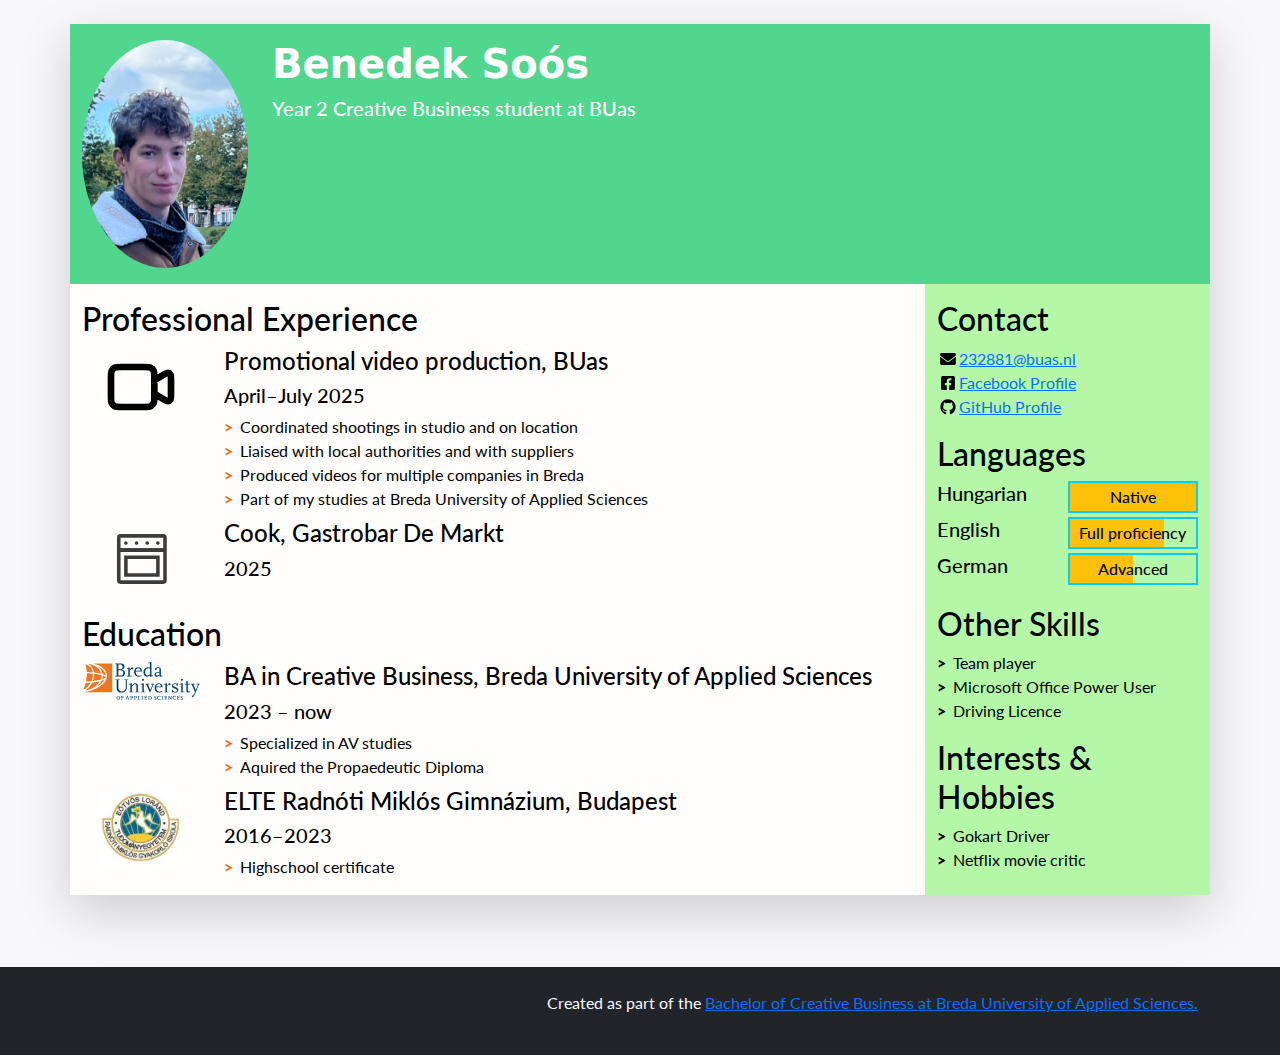
<file: index.html>
<!doctype html>
<html class="h-100" lang="en">
  
  <!-- An HTML document always starts with a "head", i.e. information about the page that isn't directly visible -->
  <head>
    <meta charset="utf-8">
    <meta name="viewport" content="width=device-width, initial-scale=1, shrink-to-fit=no">

    <!-- Links to the CSS styles from Bootstrap. -->
    <!-- -->
    <link href="https://cdn.jsdelivr.net/npm/bootstrap@5.3.3/dist/css/bootstrap.min.css" rel="stylesheet" integrity="sha384-QWTKZyjpPEjISv5WaRU9OFeRpok6YctnYmDr5pNlyT2bRjXh0JMhjY6hW+ALEwIH" crossorigin="anonymous">
    <!-- -->
	  <link rel="preconnect" href="https://fonts.googleapis.com">
<link rel="preconnect" href="https://fonts.gstatic.com" crossorigin>
<link href="https://fonts.googleapis.com/css2?family=Barrio&display=swap" rel="stylesheet">

    <!-- Links to our additional CSS styles -->
    <link rel="stylesheet" href="css/styles.css">

    <title>Benedek Soós's Resumé</title>
  </head>
  <!-- End of the head -->

  <!-- Start of the body, which contains everything visible on the page -->
  <body class="d-flex flex-column h-100 justify-content-between">

    <!--
      We use a Bootstrap container to align contents.
      The "container" class can be replaced by "container-fluid" to make a full width page.
      The "my-sm-4" class adds a margin (m) vertical (y) at sizes small (-sm-) and above, of 4 x 6 pixels
      The "resume-container" class doesn't come from Bootstrap, you can use it for your own styles
    -->
    <div class="container shadow-lg my-sm-4 resume-container">

      <!--
        <header> is a semantic element: it works exactly like <div>, but it gives information about the role of the code below.
        The "row" class is used for the Bootstrap grid.
      -->
      <header class="row resume-header justify-content-center">
        <!--
          A container to wrap around the portrait and align it. We use Bootstrap grid columns.
          This constrains the portrait to columns of decreasing sizes
        -->
        <div class="portrait-container col-5 col-sm-4 col-md-3 col-lg-2">
          <!--
            "w-100" makes sure the image takes the full width of the column it's in
            "rounded-circle" cuts a circle around the image
          -->
          <img class="w-100 rounded-circle my-3" src="images/profilepicture/profpic.jpeg" alt="Portrait of Firstname Lastname" width="160">
        </div>
        <!--
          A container to wrap around your name and tagline. Full-width at small size, then columns of increasing size.
        -->
        <div class="col-12 col-sm-8 col-md-9 col-lg-10 my-3 header-content">
          <h1 class="cv-font-name"><strong>Benedek Soós</strong></h1>
          <h5 class="introduction">Year 2 Creative Business student at BUas</h5>
        </div>
      </header>

      <!--
        Another row in the Bootstrap grid, for the rest of the résumé.
        Biography and other details will be on top of each other at sizes XS and S, then next to each other.
        Use the "flex-row-reverse" class here to swap the columns around.
      -->
      <div class="row resume-bottom">

        <!--
          <main> is another semantic element. It will contain biographical info (professional experience and education).
        -->
        <main class="col-md-7 col-lg-8 col-xl-9 resume-main">

          <!--
            <section> is yet another semantic element. The first one is for professional experience.
          -->
          <section class="my-3 biography-section">
            <h2>Professional Experience</h2>
            <!--
              Each list item (li) in the unordered list (ul) below will be one job.
              "list-unstyled" is a class that hides the bullet points of a list.
            -->
            <ul class="biography-list list-unstyled">

              <!-- Top item (generally the latest or most relevant) in professional experience -->
              <li class="biography-item row mb-2">
                <!-- We're using a grid inside a grid so we can align logos and text -->
                <div class="logo-container col-3 col-sm-2 col-md-3 col-lg-2">
                  <img class="biography-logo mw-100 d-block mx-auto" src="images/icons/video-svgrepo-com.svg" alt="Company logo" width="80">
                </div>
                <div class="biography-contents col-9 col-sm-10 col-md-9 col-lg-10">
                  <h4>Promotional video production, BUas</h4>
                  <h5>April&ndash;July 2025</h5>
                  <!-- Use the list below to talk about your achievements -->
                  <ul class="biography-details list-unstyled">
                    <li>Coordinated shootings in studio and on location</li>
                    <li>Liaised with local authorities and with suppliers</li>
					   <li>Produced videos for multiple companies in Breda</li>
                    <li>Part of my studies at Breda University of Applied Sciences</li>
                  </ul>
                </div>
              </li>

              <!-- 2nd item in professional experience -->
              <li class="biography-item row mb-2">
                <div class="logo-container col-3 col-sm-2 col-md-3 col-lg-2">
                <!-- We're using a grid inside a grid so we can align logos and text -->
                  <img class="biography-logo mw-100 d-block mx-auto" src="images/icons/kitchen-svgrepo-com.svg" alt="Company logo" width="80">
                </div>
                <div class="biography-contents col-9 col-sm-10 col-md-9 col-lg-10">
                  <h4>Cook, Gastrobar De Markt</h4>
                  <h5>2025</h5>
                  <!-- This entry doesn't have a list of achievements, but you can copy-paste the one from above -->
                </div>
              </li>

            </ul>
          </section>

          <!-- We're done with jobs, let's move on to schools -->

          <section class="my-3 biography-section">
            <h2>Education</h2>
            <ul class="biography-list list-unstyled">

              <!-- Top item in education. And by "top", I mean a Bachelor in Creative Business at BUas. -->
              <li class="biography-item row mb-2">
                <div class="logo-container col-3 col-sm-2 col-md-3 col-lg-2">
                  <img class="biography-logo mw-100 d-block mx-auto" src="images/schools/logo-buas.svg" alt="School logo" width="120">
                </div>
                <div class="biography-contents col-9 col-sm-10 col-md-9 col-lg-10">
                  <h4>BA in Creative Business, Breda University of Applied Sciences</h4>
                  <h5>2023&nbsp;&ndash;&nbsp;now</h5>
                  <!-- Use the list below to talk about minors, exchanges, extra-curricular activities. -->
                  <ul class="biography-details list-unstyled">
                    <li>Specialized in AV studies</li>
                    <li>Aquired the Propaedeutic Diploma</li>
                    
                  </ul>
                </div>
              </li>

              <!-- 2nd item in education -->
              <li class="biography-item row mb-2">
                <div class="logo-container col-3 col-sm-2 col-md-3 col-lg-2">
                  <img class="biography-logo mw-100 d-block mx-auto" src="images/icons/radnoti.jpg" alt="School logo" width="80">
                </div>
                <div class="biography-contents col-9 col-sm-10 col-md-9 col-lg-10">
                  <h4 class= "school-name">ELTE Radnóti Miklós Gimnázium, Budapest</h4>
                  <h5>2016&ndash;2023</h5>
                  <ul class="biography-details list-unstyled">
                    <li>Highschool certificate</li>
                  </ul>
                </div>
              </li>
            </ul>
          </section>

          <!-- This is the end of the "Education" section -->

        </main>

        <!--
          We're done with the first column.
          We now move on to the column with contact details, languages and other skills
          <aside> is also a semantic element.
        -->
        <aside class="col-md-5 col-lg-4 col-xl-3 resume-aside">

          <!-- The first block will be contact details -->
          <section class="my-3 aside-section">
            <h2>Contact</h2>
            <!--
              A list of all your contact details.
              There are more icons in the images/icons folder, have a look if you want to add your LinkedIn or TikTok profile.
              Be careful and only put channels through which you really want to be contacted.
              If your phone number is your personal one, you may want to remove it!
            -->
            <ul class="contact-list list-unstyled">
              <li class="contact-item">
                <a class="d-flex align-items-center" href="mailto:email@buas.nl" target="_blank">
                  <img class="contact-icon" src="images/icons/envelope.svg" alt="Email">
                  232881@buas.nl
                </a>
              </li>
              <li class="contact-item">
                <a class="d-flex align-items-center" href="https://www.facebook.com/benedek.soos.1?locale=hu_HU" target="_blank">
                  <img class="contact-icon" src="images/icons/facebook.svg" alt="Facebook">
                  Facebook Profile
                </a>
              </li>
              <li class="contact-item">
                <a class="d-flex align-items-center" href="https://github.com/SoosBenedek/PRJ4_2024/settings/pages" target="_blank">
                  <img class="contact-icon" src="images/icons/github.svg" alt="LinkedIn">
                  GitHub Profile
                </a>
              </li>
            </ul>
          </section>

          <!-- End of contact details, moving on to languages -->

          <section class="my-3 aside-section">
            <h2>Languages</h2>
            <!-- Each item in the list is a language. Modify, add or remove depending on what you speak -->
            <ul class="language-list list-unstyled">
              <li class="language-item d-flex mb-1">
                <h5 class="language-name w-50">Hungarian</h5>
                <div class="language-level w-50 border border-info border-2 position-relative">
                  <!-- The div below is a progress bar. Choose between w-25, w-50, w-75 and w-100 to show your level of fluency -->
                  <div class="language-progress position-absolute bg-warning h-100 w-100"></div>
                  <h6 class="position-absolute w-100 text-center top-0 py-1">Native</h6>
                </div>
              </li>
              <li class="language-item d-flex mb-1">
                <h5 class="language-name w-50">English</h5>
                <div class="language-level w-50 border border-info border-2 position-relative">
                  <!-- The div below is a progress bar. Choose between w-25, w-50, w-75 and w-100 to show your level of fluency -->
                  <div class="language-progress position-absolute bg-warning h-100 w-75"></div>
                  <h6 class="position-absolute w-100 text-center top-0 py-1">Full proficiency</h6>
                </div>
              </li>
              <li class="language-item d-flex mb-1">
                <h5 class="language-name w-50">German</h5>
                <div class="language-level w-50 border border-info border-2 position-relative">
                  <!-- The div below is a progress bar. Choose between w-25, w-50, w-75 and w-100 to show your level of fluency -->
                  <div class="language-progress position-absolute bg-warning h-100 w-50"></div>
                  <h6 class="position-absolute w-100 text-center top-0 py-1">Advanced</h6>
                </div>
              </li>
              <li class="language-item d-flex mb-1">
                
              </li>
            </ul>
          </section>

          <!-- End of contact details, moving on to other skills -->

          <section class="my-3 aside-section">
            <h2>Other Skills</h2>
            <ul class="skill-list list-unstyled">
              <li class="skill-item">Team player</li>
              <li class="skill-item">Microsoft Office Power User</li>
              <li class="skill-item">Driving Licence</li>
            </ul>
          </section>

          <!-- End of other skills, moving on to interest and hobbies -->

          <section class="my-3 aside-section">
            <h2>Interests &amp; Hobbies</h2>
            <ul class="skill-list list-unstyled">
              <li class="skill-item">Gokart Driver</li>
              <li class="skill-item">Netflix movie critic</li>
            </ul>
          </section>

        </aside>
      </div>
    </div>

    <!-- And now, a footer! -->
    <footer class="bg-dark mt-sm-5 py-4 text-light">
      <p class="container text-end">
        Created as part of the <a href="https://www.buas.nl/en/programmes/creative-business" target="_blank">Bachelor of Creative Business at Breda University of Applied Sciences.</a>
      </p>
    </footer>

  </body>
</html>
</file>
<file: css/styles.css>
/* Use this file to use your own styles*/

/* Import declaration to use Google Fonts - check https://fonts.google.com/ for details */
@import url('https://fonts.googleapis.com/css2?family=Lato:ital,wght@0,400;0,700;1,400;1,700&display=swap');

/* Styles for the body */

body {
	font-family: Lato, "Open Sans", Roboto, "Segoe UI", "Helvetica Neue", Helvetica, Arial, sans-serif;
	color: #000000;
	background-color: #f8f8fc;
}
.cv-font-name {
  font-family: "Montserrat", system-ui;
  font-weight: 400;
  font-style: normal;
color: #FFFFFF;
}
.introduction{
	color:white
}

.school-name{
color:#000000	
}
/* Styles for custom classes in the document. (There are more, try to find them out!) */

.resume-header {
    background-color: #51D68E;
}

.resume-main {
	background-color: #fffefc;
}

.resume-aside {
	background-color: #B4F8A7;
}

/* Styles for lists in the document */

.biography-details li::before, .skill-list li::before {
	content: ">";
	font-weight: 800;
	display: inline-block;
	width: 1em;
	margin-left: -1em;
}

.biography-details li::before {
	color: #EE7623;
}

.biography-details li, .skill-list li {
	padding-left: 1em;
}

/* Styles for contact icons */

.contact-icon {
	height: 1em;
	flex-basis: 1.4em;
}
</file>
